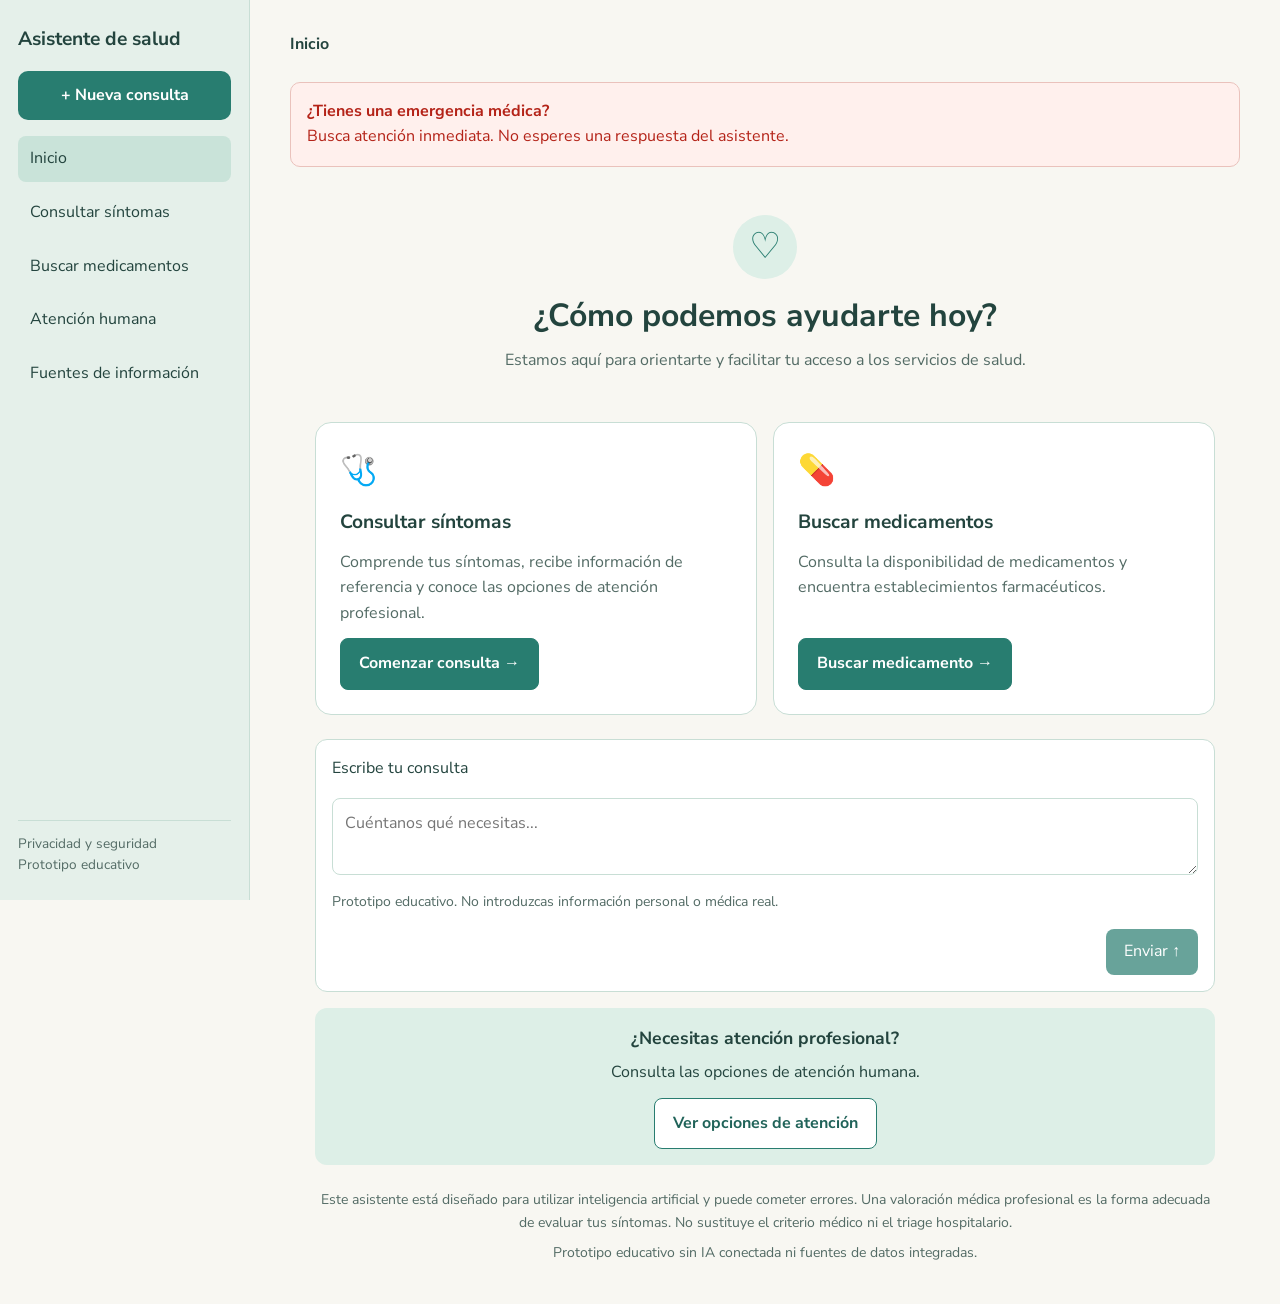
<file: maquetacionAsistenteIA/index.html>
<!DOCTYPE html>
<html lang="es">

<head>
    <meta charset="UTF-8">
    <meta name="viewport" content="width=device-width, initial-scale=1.0">

    <title>Asistente de salud | Inicio</title>

    <link rel="preconnect" href="https://fonts.googleapis.com">
    <link rel="preconnect" href="https://fonts.gstatic.com" crossorigin>
    <link href="https://fonts.googleapis.com/css2?family=Nunito+Sans:wght@400;600;700&display=swap" rel="stylesheet">

    <link rel="stylesheet" href="css/styles.css">
</head>

<body>

    <!-- BARRA LATERAL -->

    <aside class="sidebar">

        <header class="sidebar-header">
            <h2>Asistente de salud</h2>
        </header>

        <a href="index.html" class="new-chat">
            + Nueva consulta
        </a>

        <nav class="navigation" aria-label="Navegación principal">
            <ul>
                <li>
                    <a href="index.html" class="active" aria-current="page">
                        Inicio
                    </a>
                </li>

                <li>
                    <a href="sintomas.html">
                        Consultar síntomas
                    </a>
                </li>

                <li>
                    <a href="medicamentos.html">Buscar medicamentos</a>
                </li>

                <li>
                    <a href="sintomas.html#atencion-humana">
                        Atención humana
                    </a>
                </li>

                <li>
                    <a href="sintomas.html#fuentes">
                        Fuentes de información
                    </a>
                </li>
            </ul>
        </nav>

        <footer class="sidebar-footer">
            <p>Privacidad y seguridad</p>
            <p>Prototipo educativo</p>
        </footer>

    </aside>


    <!-- CONTENIDO PRINCIPAL -->

    <main class="main-content">

        <header class="main-header">
            <p>Inicio</p>
        </header>


        <!-- AVISO DE EMERGENCIA -->

        <section class="emergency-alert" aria-label="Aviso de emergencia">

            <strong>¿Tienes una emergencia médica?</strong>

            <p>
                Busca atención inmediata.
                No esperes una respuesta del asistente.
            </p>

        </section>


        <!-- BIENVENIDA -->

        <section class="welcome">

            <span class="welcome-icon" aria-hidden="true">♡</span>

            <h1>¿Cómo podemos ayudarte hoy?</h1>

            <p>
                Estamos aquí para orientarte y facilitar
                tu acceso a los servicios de salud.
            </p>

        </section>


        <!-- SERVICIOS PRINCIPALES -->

        <section class="services" aria-label="Servicios disponibles">

            <article class="service-card" id="sintomas">

                <span class="service-icon" aria-hidden="true">🩺</span>

                <h2>Consultar síntomas</h2>

                <p>
                    Comprende tus síntomas, recibe información
                    de referencia y conoce las opciones
                    de atención profesional.
                </p>

                <a href="sintomas.html" class="btn-primary">
                    Comenzar consulta →
                </a>

            </article>


            <article class="service-card" id="medicamentos">

                <span class="service-icon" aria-hidden="true">💊</span>

                <h2>Buscar medicamentos</h2>

                <p>
                    Consulta la disponibilidad de medicamentos
                    y encuentra establecimientos farmacéuticos.
                </p>

                <a href="medicamentos.html" class="btn-primary">
                    Buscar medicamento →
                </a>

            </article>

        </section>


        <!-- ÁREA DE INTERACCIÓN -->

        <section class="interaction" aria-label="Conversación">

            <form class="chat-form">

                <label for="message">
                    Escribe tu consulta
                </label>

                <textarea id="message" name="message" placeholder="Cuéntanos qué necesitas..." rows="2"></textarea>

                <p class="helper-text">
                    Prototipo educativo. No introduzcas
                    información personal o médica real.
                </p>

                <div class="chat-actions">

                    <button type="button" disabled>
                        Enviar ↑
                    </button>

                </div>

            </form>


            <!-- CONTROL HUMANO -->

            <section class="human-support" id="atencion-humana">

                <h2>¿Necesitas atención profesional?</h2>

                <p>
                    Consulta las opciones de atención humana.
                </p>

                <a href="sintomas.html#atencion-humana" class="btn-secondary">
                    Ver opciones de atención
                </a>

            </section>

        </section>


        <!-- PIE DE PÁGINA -->

        <footer class="main-footer">

            <p class="ai-disclaimer">
                Este asistente está diseñado para utilizar
                inteligencia artificial y puede cometer errores.
                Una valoración médica profesional es la forma
                adecuada de evaluar tus síntomas.
                No sustituye el criterio médico ni el triage hospitalario.
            </p>

            <p>
                Prototipo educativo sin IA conectada
                ni fuentes de datos integradas.
            </p>

        </footer>

    </main>

</body>

</html>
</file>
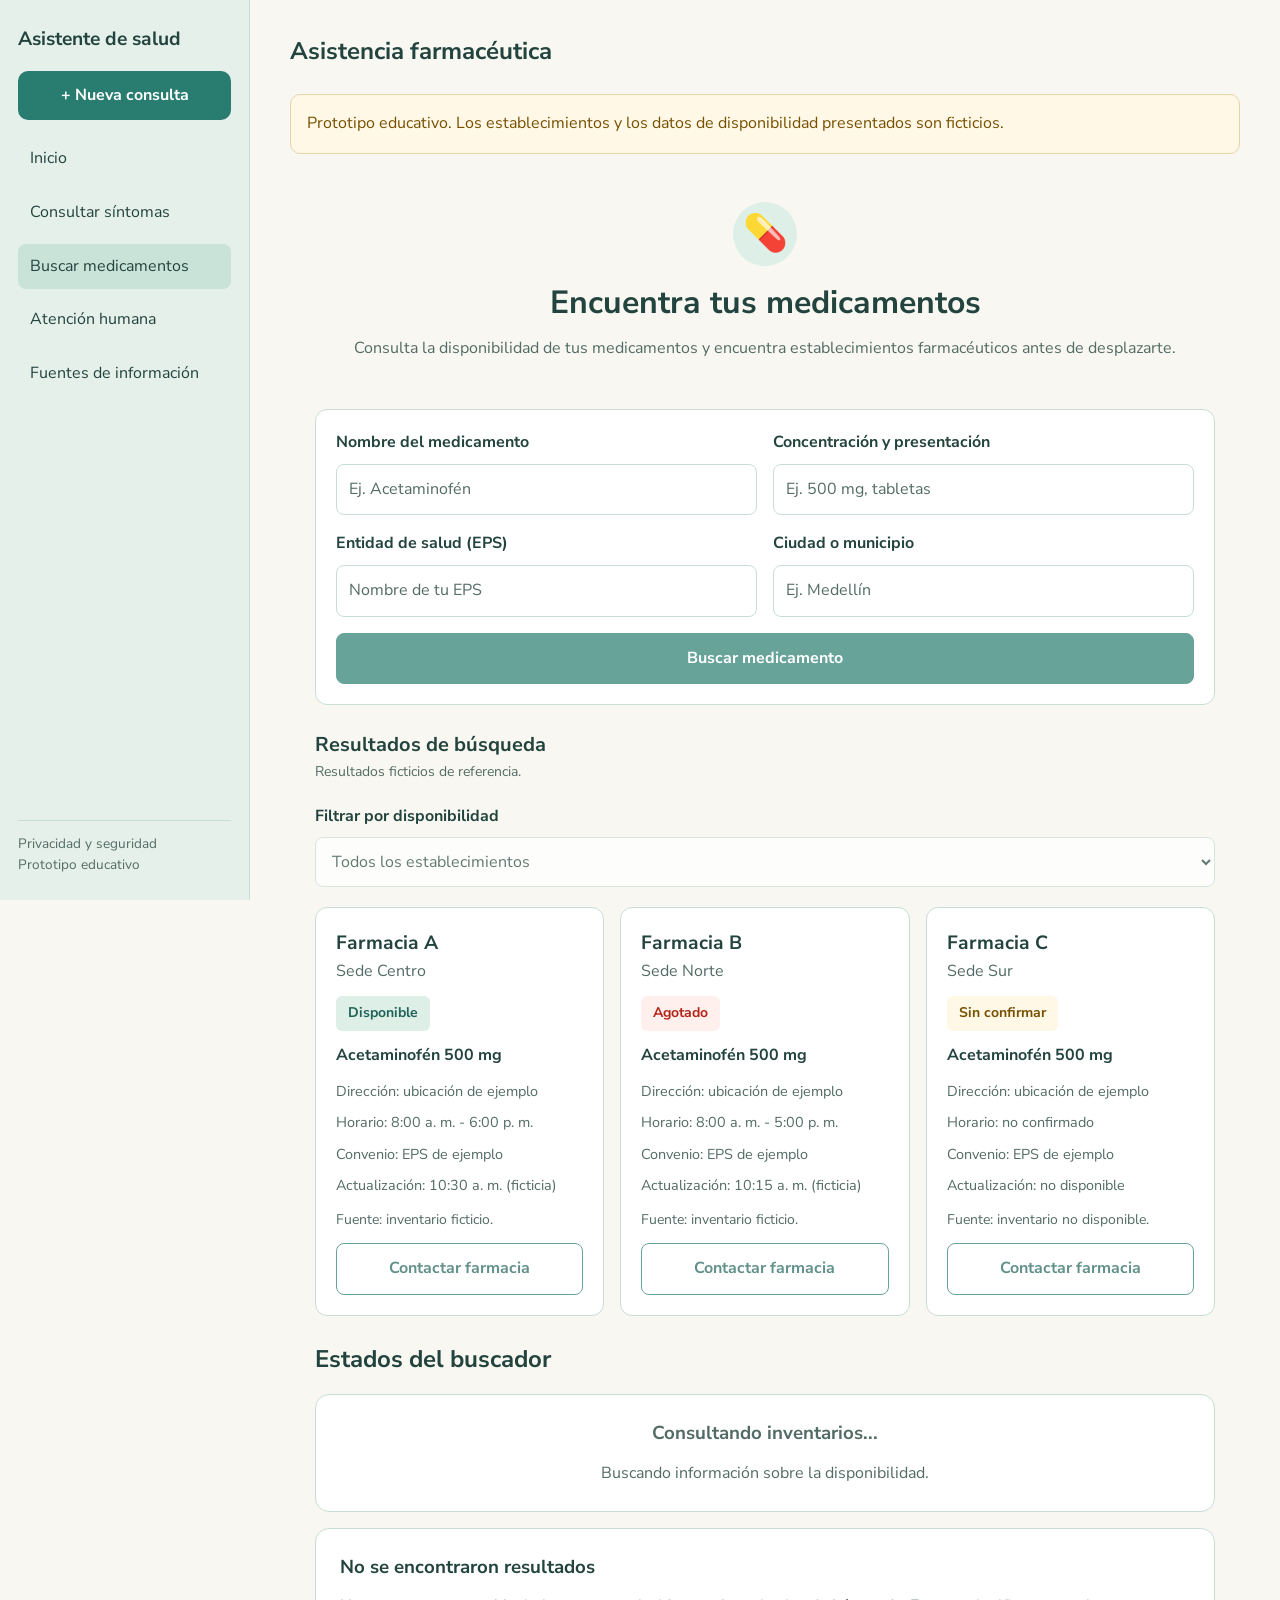
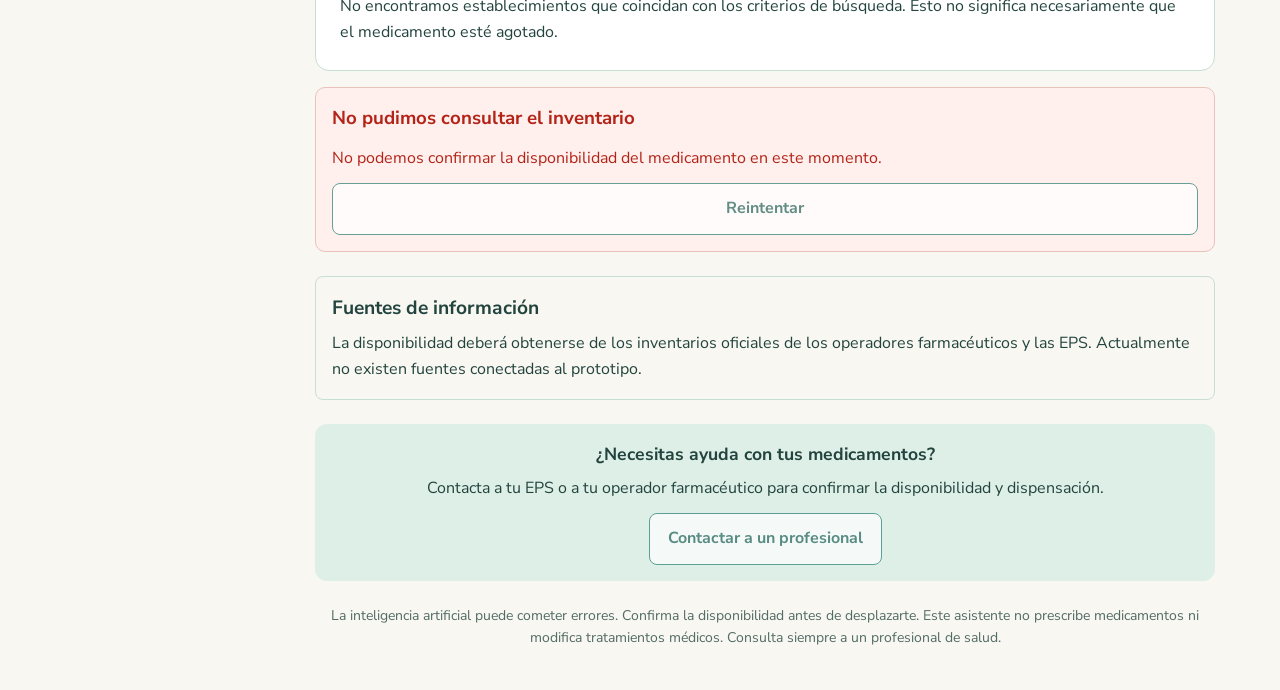
<file: maquetacionAsistenteIA/medicamentos.html>
<!DOCTYPE html>
<html lang="es">

<head>
    <meta charset="UTF-8">
    <meta name="viewport" content="width=device-width, initial-scale=1.0">
    <title>Asistencia farmacéutica</title>
    <link rel="preconnect" href="https://fonts.googleapis.com">
    <link rel="preconnect" href="https://fonts.gstatic.com" crossorigin>
    <link href="https://fonts.googleapis.com/css2?family=Nunito+Sans:wght@400;600;700&display=swap" rel="stylesheet">

    <link rel="stylesheet" href="css/styles.css">
</head>

<body>

    <!-- Barra lateral -->
    <aside class="sidebar">
        <header class="sidebar-header">
            <h2>Asistente de salud</h2>
        </header>

        <a href="index.html" class="new-chat">+ Nueva consulta</a>

        <nav class="navigation" aria-label="Navegación principal">
            <ul>
                <li><a href="index.html">Inicio</a></li>
                <li><a href="sintomas.html">Consultar síntomas</a></li>
                <li><a href="medicamentos.html" class="active" aria-current="page">Buscar medicamentos</a></li>
                <li><a href="#atencion-humana">Atención humana</a></li>
                <li><a href="#fuentes">Fuentes de información</a></li>
            </ul>
        </nav>

        <footer class="sidebar-footer">
            <p>Privacidad y seguridad</p>
            <p>Prototipo educativo</p>
        </footer>
    </aside>

    <!-- Contenido principal -->
    <main class="main-content">

        <header class="main-header">
            <h1>Asistencia farmacéutica</h1>
        </header>

        <p class="prototype-notice">
            Prototipo educativo. Los establecimientos y los datos
            de disponibilidad presentados son ficticios.
        </p>

        <!-- Bienvenida -->
        <section class="welcome">
            <span class="welcome-icon" aria-hidden="true">💊</span>
            <h2>Encuentra tus medicamentos</h2>
            <p>
                Consulta la disponibilidad de tus medicamentos
                y encuentra establecimientos farmacéuticos
                antes de desplazarte.
            </p>
        </section>

        <!-- Buscador -->
        <form class="pharmacy-form">

            <div class="form-group">
                <label for="medication">Nombre del medicamento</label>
                <input type="text" id="medication" placeholder="Ej. Acetaminofén">
            </div>

            <div class="form-group">
                <label for="presentation">Concentración y presentación</label>
                <input type="text" id="presentation" placeholder="Ej. 500 mg, tabletas">
            </div>

            <div class="form-group">
                <label for="eps">Entidad de salud (EPS)</label>
                <input type="text" id="eps" placeholder="Nombre de tu EPS">
            </div>

            <div class="form-group">
                <label for="city">Ciudad o municipio</label>
                <input type="text" id="city" placeholder="Ej. Medellín">
            </div>

            <button type="button" class="btn-primary" disabled>
                Buscar medicamento
            </button>

        </form>

        <!-- Resultados -->
        <section class="pharmacy-results">

            <header class="results-header">
                <h2>Resultados de búsqueda</h2>
                <p class="helper-text">Resultados ficticios de referencia.</p>
            </header>

            <!-- Filtros -->
            <div class="form-group">
                <label for="availability">Filtrar por disponibilidad</label>
                <select id="availability" disabled>
                    <option>Todos los establecimientos</option>
                    <option>Disponible</option>
                    <option>Agotado</option>
                    <option>Sin confirmar</option>
                </select>
            </div>

            <!-- Tarjetas de establecimientos -->
            <div class="pharmacy-grid">

                <article class="pharmacy-card">

                    <header>
                        <h3>Farmacia A</h3>
                        <p>Sede Centro</p>
                    </header>

                    <span class="availability available">
                        Disponible
                    </span>

                    <h4>Acetaminofén 500 mg</h4>

                    <ul class="pharmacy-details">
                        <li>Dirección: ubicación de ejemplo</li>
                        <li>Horario: 8:00 a. m. - 6:00 p. m.</li>
                        <li>Convenio: EPS de ejemplo</li>
                        <li>Actualización: 10:30 a. m. (ficticia)</li>
                    </ul>

                    <p class="helper-text">
                        Fuente: inventario ficticio.
                    </p>

                    <button type="button" class="btn-secondary" disabled>
                        Contactar farmacia
                    </button>

                </article>

                <article class="pharmacy-card">

                    <header>
                        <h3>Farmacia B</h3>
                        <p>Sede Norte</p>
                    </header>

                    <span class="availability unavailable">
                        Agotado
                    </span>

                    <h4>Acetaminofén 500 mg</h4>

                    <ul class="pharmacy-details">
                        <li>Dirección: ubicación de ejemplo</li>
                        <li>Horario: 8:00 a. m. - 5:00 p. m.</li>
                        <li>Convenio: EPS de ejemplo</li>
                        <li>Actualización: 10:15 a. m. (ficticia)</li>
                    </ul>

                    <p class="helper-text">
                        Fuente: inventario ficticio.
                    </p>

                    <button type="button" class="btn-secondary" disabled>
                        Contactar farmacia
                    </button>

                </article>

                <article class="pharmacy-card">

                    <header>
                        <h3>Farmacia C</h3>
                        <p>Sede Sur</p>
                    </header>

                    <span class="availability unknown">
                        Sin confirmar
                    </span>

                    <h4>Acetaminofén 500 mg</h4>

                    <ul class="pharmacy-details">
                        <li>Dirección: ubicación de ejemplo</li>
                        <li>Horario: no confirmado</li>
                        <li>Convenio: EPS de ejemplo</li>
                        <li>Actualización: no disponible</li>
                    </ul>

                    <p class="helper-text">
                        Fuente: inventario no disponible.
                    </p>

                    <button type="button" class="btn-secondary" disabled>
                        Contactar farmacia
                    </button>

                </article>

            </div>

        </section>

        <!-- Estados visuales -->
        <section class="conversation" aria-label="Ejemplos de estados">

            <h2>Estados del buscador</h2>

            <article class="assistant-message loading-state">
                <h3>Consultando inventarios...</h3>
                <p>Buscando información sobre la disponibilidad.</p>
            </article>

            <article class="assistant-message">
                <h3>No se encontraron resultados</h3>
                <p>
                    No encontramos establecimientos que coincidan
                    con los criterios de búsqueda. Esto no significa
                    necesariamente que el medicamento esté agotado.
                </p>
            </article>

            <article class="error-message">
                <h3>No pudimos consultar el inventario</h3>
                <p>
                    No podemos confirmar la disponibilidad del
                    medicamento en este momento.
                </p>
                <button type="button" class="btn-secondary" disabled>
                    Reintentar
                </button>
            </article>

        </section>

        <!-- Fuentes -->
        <section class="response-sources" id="fuentes">
            <h2>Fuentes de información</h2>
            <p>
                La disponibilidad deberá obtenerse de los inventarios
                oficiales de los operadores farmacéuticos y las EPS.
                Actualmente no existen fuentes conectadas al prototipo.
            </p>
        </section>

        <!-- Control humano -->
        <section class="human-support" id="atencion-humana">
            <h2>¿Necesitas ayuda con tus medicamentos?</h2>
            <p>
                Contacta a tu EPS o a tu operador farmacéutico
                para confirmar la disponibilidad y dispensación.
            </p>
            <button type="button" class="btn-secondary" disabled>
                Contactar a un profesional
            </button>
        </section>

        <!-- Límites -->
        <footer class="main-footer">
            <p>
                La inteligencia artificial puede cometer errores.
                Confirma la disponibilidad antes de desplazarte.
                Este asistente no prescribe medicamentos ni modifica
                tratamientos médicos.
                Consulta siempre a un profesional de salud.
            </p>
        </footer>

    </main>

</body>

</html>
</file>
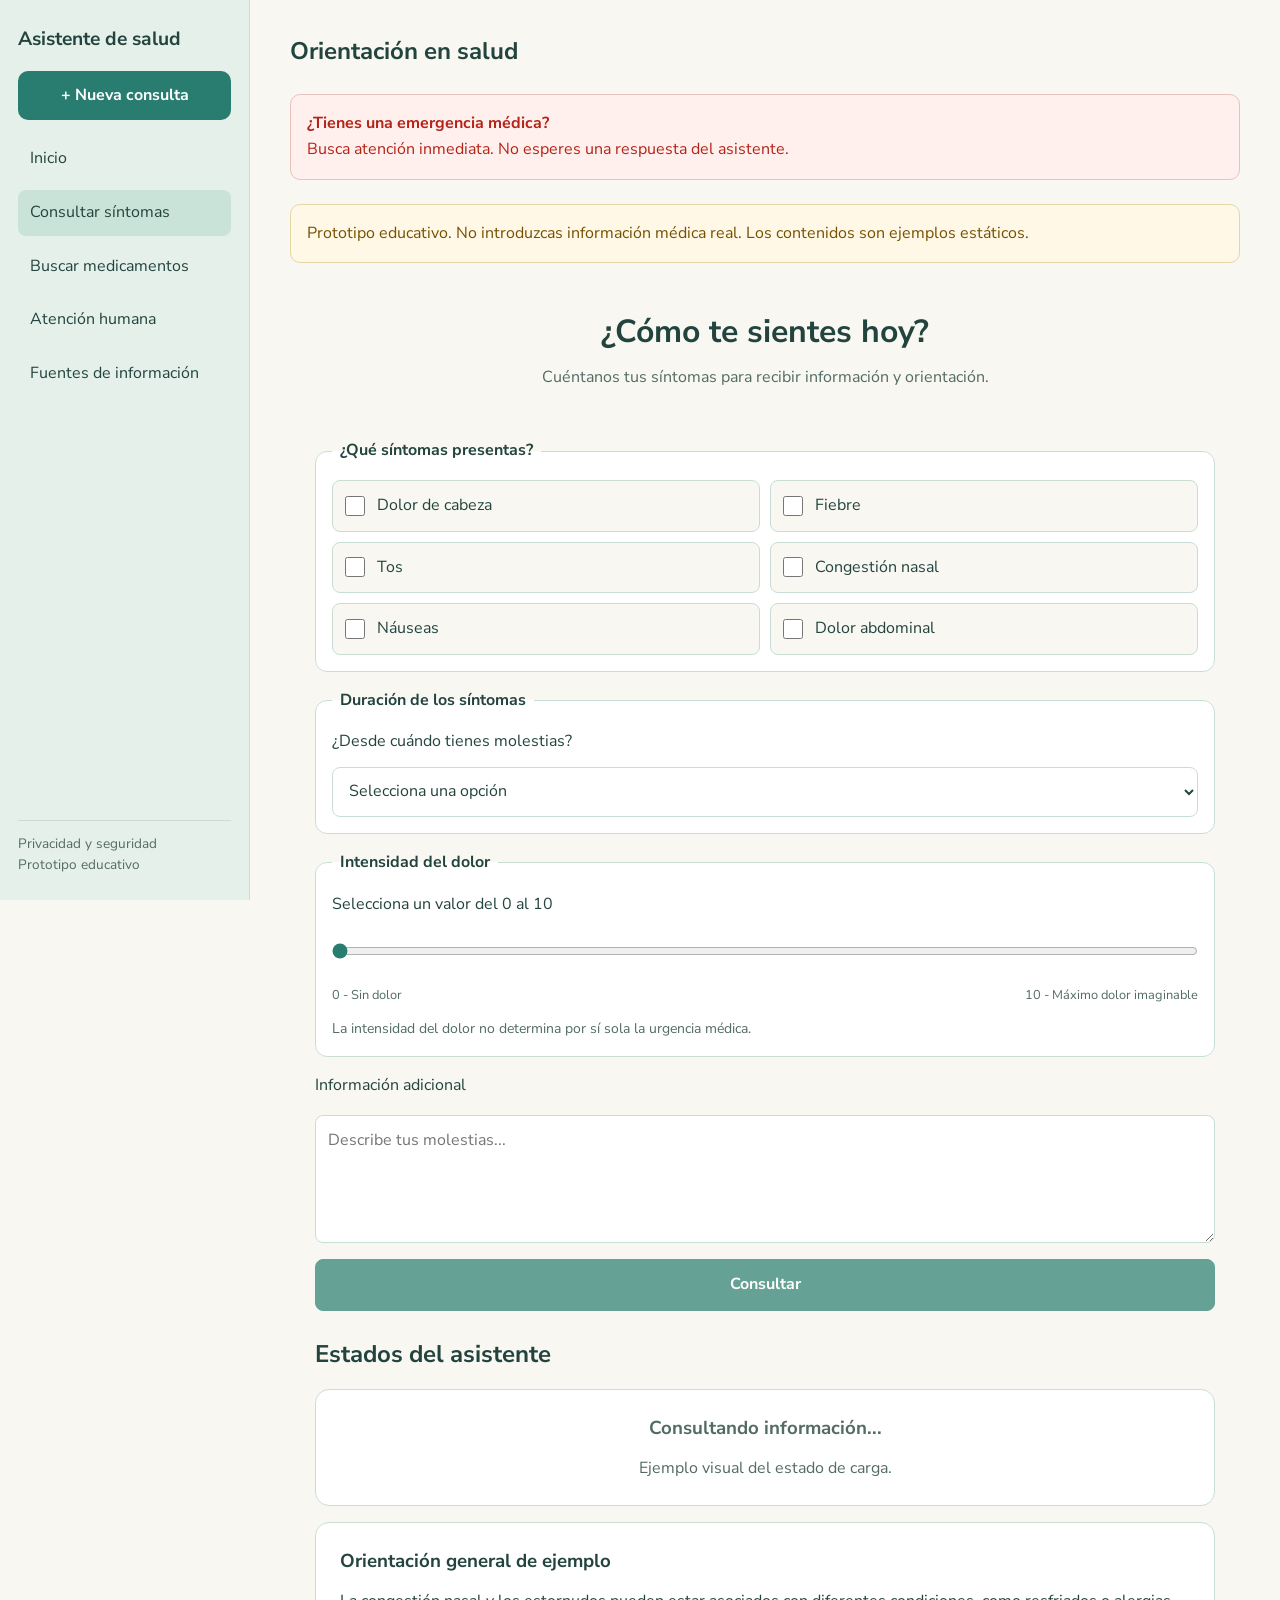
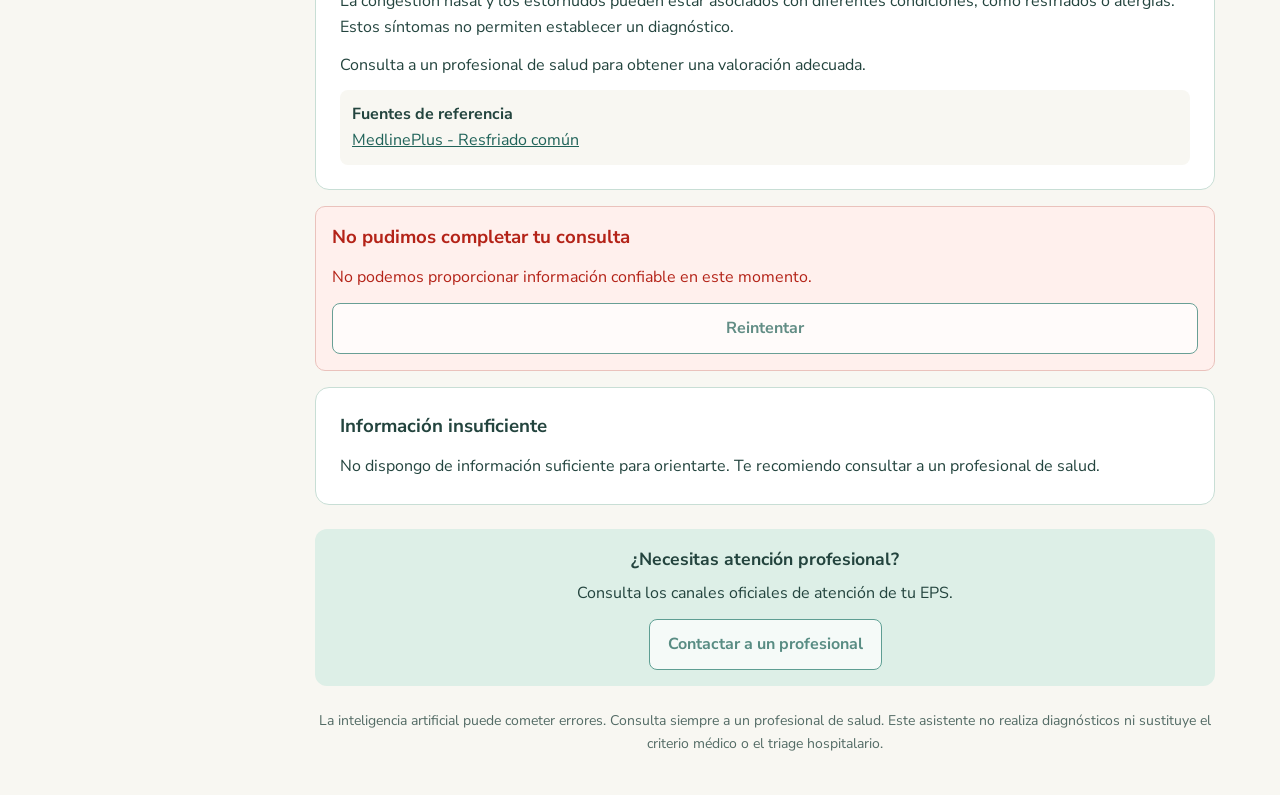
<file: maquetacionAsistenteIA/sintomas.html>
<!DOCTYPE html>
<html lang="es">

<head>
    <meta charset="UTF-8">
    <meta name="viewport" content="width=device-width, initial-scale=1.0">
    <title>Orientación en salud</title>
    <link rel="preconnect" href="https://fonts.googleapis.com">
    <link rel="preconnect" href="https://fonts.gstatic.com" crossorigin>
    <link href="https://fonts.googleapis.com/css2?family=Nunito+Sans:wght@400;600;700&display=swap" rel="stylesheet">

    <link rel="stylesheet" href="css/styles.css">
</head>

<body>

    <!-- Barra lateral -->
    <aside class="sidebar">
        <header class="sidebar-header">
            <h2>Asistente de salud</h2>
        </header>

        <a href="index.html" class="new-chat">+ Nueva consulta</a>

        <nav class="navigation" aria-label="Navegación principal">
            <ul>
                <li><a href="index.html">Inicio</a></li>
                <li><a href="sintomas.html" class="active" aria-current="page">Consultar síntomas</a></li>
                <li><a href="medicamentos.html">Buscar medicamentos</a></li>
                <li><a href="#atencion-humana">Atención humana</a></li>
                <li><a href="#fuentes">Fuentes de información</a></li>
            </ul>
        </nav>

        <footer class="sidebar-footer">
            <p>Privacidad y seguridad</p>
            <p>Prototipo educativo</p>
        </footer>
    </aside>

    <!-- Contenido principal -->
    <main class="main-content">

        <header class="main-header">
            <h1>Orientación en salud</h1>
        </header>

        <!-- Aviso de emergencia -->
        <section class="emergency-alert">
            <strong>¿Tienes una emergencia médica?</strong>
            <p>Busca atención inmediata. No esperes una respuesta del asistente.</p>
        </section>

        <p class="prototype-notice">
            Prototipo educativo. No introduzcas información médica real.
            Los contenidos son ejemplos estáticos.
        </p>

        <!-- Estado vacío -->
        <section class="welcome">
            <h2>¿Cómo te sientes hoy?</h2>
            <p>Cuéntanos tus síntomas para recibir información y orientación.</p>
        </section>

        <!-- Formulario de consulta -->
        <form class="symptoms-form">

            <fieldset>
                <legend>¿Qué síntomas presentas?</legend>

                <div class="symptom-options">
                    <label class="symptom-option"><input type="checkbox"> Dolor de cabeza</label>
                    <label class="symptom-option"><input type="checkbox"> Fiebre</label>
                    <label class="symptom-option"><input type="checkbox"> Tos</label>
                    <label class="symptom-option"><input type="checkbox"> Congestión nasal</label>
                    <label class="symptom-option"><input type="checkbox"> Náuseas</label>
                    <label class="symptom-option"><input type="checkbox"> Dolor abdominal</label>
                </div>
            </fieldset>

            <fieldset>
                <legend>Duración de los síntomas</legend>
                <label for="duration">¿Desde cuándo tienes molestias?</label>
                <select id="duration" name="duration">
                    <option value="">Selecciona una opción</option>
                    <option>Hace unas horas</option>
                    <option>Desde ayer</option>
                    <option>Hace varios días</option>
                    <option>Hace más de una semana</option>
                    <option>No estoy seguro</option>
                </select>
            </fieldset>

            <fieldset>
                <legend>Intensidad del dolor</legend>
                <label for="pain">Selecciona un valor del 0 al 10</label>
                <input type="range" id="pain" name="pain" min="0" max="10" value="0">

                <div class="pain-labels">
                    <span>0 - Sin dolor</span>
                    <span>10 - Máximo dolor imaginable</span>
                </div>

                <p class="helper-text">
                    La intensidad del dolor no determina por sí sola la urgencia médica.
                </p>
            </fieldset>

            <label for="description">Información adicional</label>
            <textarea id="description" rows="4" placeholder="Describe tus molestias..."></textarea>

            <button type="button" class="btn-primary" disabled>
                Consultar
            </button>
        </form>

        <!-- Estados visuales de referencia -->
        <section class="conversation" aria-label="Ejemplos de estados">

            <h2>Estados del asistente</h2>

            <!-- Estado de carga -->
            <article class="assistant-message loading-state">
                <h3>Consultando información...</h3>
                <p>Ejemplo visual del estado de carga.</p>
            </article>

            <!-- Estado de respuesta -->
            <article class="assistant-message">
                <h3>Orientación general de ejemplo</h3>

                <p>
                    La congestión nasal y los estornudos pueden estar
                    asociados con diferentes condiciones, como resfriados
                    o alergias. Estos síntomas no permiten establecer
                    un diagnóstico.
                </p>

                <p>
                    Consulta a un profesional de salud para obtener
                    una valoración adecuada.
                </p>

                <section class="response-sources" id="fuentes">
                    <h4>Fuentes de referencia</h4>
                    <a href="https://medlineplus.gov/spanish/commoncold.html">
                        MedlinePlus - Resfriado común
                    </a>
                </section>
            </article>

            <!-- Estado de error -->
            <article class="error-message">
                <h3>No pudimos completar tu consulta</h3>
                <p>No podemos proporcionar información confiable en este momento.</p>
                <button type="button" class="btn-secondary" disabled>Reintentar</button>
            </article>

            <!-- Estado de incertidumbre -->
            <article class="assistant-message">
                <h3>Información insuficiente</h3>
                <p>
                    No dispongo de información suficiente para orientarte.
                    Te recomiendo consultar a un profesional de salud.
                </p>
            </article>

        </section>

        <!-- Control humano -->
        <section class="human-support" id="atencion-humana">
            <h2>¿Necesitas atención profesional?</h2>
            <p>Consulta los canales oficiales de atención de tu EPS.</p>
            <button type="button" class="btn-secondary" disabled>
                Contactar a un profesional
            </button>
        </section>

        <!-- Aviso de límites -->
        <footer class="main-footer">
            <p>
                La inteligencia artificial puede cometer errores.
                Consulta siempre a un profesional de salud.
                Este asistente no realiza diagnósticos ni sustituye
                el criterio médico o el triage hospitalario.
            </p>
        </footer>

    </main>

</body>

</html>
</file>
<file: maquetacionAsistenteIA/css/styles.css>
/* VARIABLES */

:root {
    --primary: #287D70;
    --primary-dark: #206359;
    --mint: #DDEFE7;
    --background: #F8F7F2;
    --white: #FFFFFF;
    --sidebar: #E5F0EA;
    --text: #23443E;
    --text-secondary: #536B65;
    --border: #C8DED5;
    --danger: #B42318;
    --danger-background: #FFF0ED;
}

/* ESTILOS GENERALES */

* {
    box-sizing: border-box;
    margin: 0;
    padding: 0;
}

body {
    font-family: "Nunito Sans", Arial, sans-serif;
    background: var(--background);
    color: var(--text);
    line-height: 1.6;
    display: flex;
    flex-direction: column;
    min-height: 100vh;
    min-height: 100dvh;
}

a {
    color: inherit;
    text-decoration: none;
}

button,
input,
textarea,
select {
    font: inherit;
}

button {
    cursor: pointer;
}

button:disabled {
    cursor: not-allowed;
    opacity: 0.7;
}

:focus-visible {
    outline: 3px solid var(--primary);
    outline-offset: 3px;
}

/* BARRA LATERAL */

.sidebar {
    background: var(--sidebar);
    border-bottom: 1px solid var(--border);
    padding: 16px;
    display: flex;
    flex-direction: column;
    gap: 16px;
}

.sidebar-header h2 {
    font-size: 1.2rem;
}

.new-chat {
    background: var(--primary);
    color: var(--white);
    padding: 12px;
    border-radius: 10px;
    text-align: center;
    font-weight: bold;
}

.navigation ul {
    list-style: none;
    display: flex;
    flex-wrap: wrap;
    gap: 8px;
}

.navigation a {
    display: block;
    min-height: 44px;
    padding: 10px 12px;
    border-radius: 8px;
}

.navigation a:hover,
.navigation a.active {
    background: #C9E3D9;
}

.sidebar-footer {
    color: var(--text-secondary);
    font-size: 0.85rem;
    border-top: 1px solid var(--border);
    padding-top: 12px;
}

/* CONTENIDO PRINCIPAL */

.main-content {
    flex: 1;
    min-width: 0;
    padding: 16px;
    display: flex;
    flex-direction: column;
    gap: 24px;
}

.main-header {
    font-weight: bold;
}

.main-header h1 {
    font-size: 1.5rem;
}

/* AVISOS */

.emergency-alert,
.error-message {
    background: var(--danger-background);
    color: var(--danger);
    border: 1px solid #EAC2BC;
    padding: 16px;
    border-radius: 10px;
}

.prototype-notice {
    background: #FFF8E6;
    color: #765000;
    border: 1px solid #E5D5A7;
    padding: 16px;
    border-radius: 10px;
}

.helper-text {
    font-size: 0.875rem;
    color: var(--text-secondary);
}

/* BIENVENIDA */

.welcome {
    text-align: center;
    padding: 24px 0;
}

.welcome-icon {
    display: grid;
    place-items: center;
    width: 64px;
    height: 64px;
    background: var(--mint);
    color: var(--primary);
    border-radius: 50%;
    font-size: 36px;
    margin: 0 auto 16px;
}

.welcome h1,
.welcome h2 {
    font-size: 1.5rem;
    margin-bottom: 12px;
    line-height: 1.3;
}

.welcome p {
    color: var(--text-secondary);
}

/* TARJETAS DE SERVICIOS */

.services {
    display: grid;
    grid-template-columns: 1fr;
    gap: 16px;
}

.service-card {
    background: var(--white);
    border: 1px solid var(--border);
    border-radius: 16px;
    padding: 20px;
    display: flex;
    flex-direction: column;
    gap: 12px;
}

.service-icon {
    font-size: 30px;
}

.service-card h2 {
    font-size: 1.2rem;
}

.service-card p {
    color: var(--text-secondary);
}

.service-card button {
    background: none;
    border: none;
    color: var(--primary);
    text-align: left;
    font-weight: bold;
    min-height: 44px;
}

.service-card .btn-primary {
    align-self: flex-start;
    margin-top: auto;
}

/* CONTENEDORES REUTILIZABLES */

.services,
.interaction,
.conversation,
.symptoms-form,
.human-support,
.main-footer {
    width: 100%;
    max-width: 900px;
    margin-inline: auto;
}

/* BOTONES */

.btn-primary,
.btn-secondary {
    display: inline-flex;
    align-items: center;
    justify-content: center;
    min-height: 44px;
    padding: 12px 18px;
    border-radius: 8px;
    font-weight: bold;
    text-align: center;
}

.btn-primary {
    background: var(--primary);
    color: var(--white);
    border: 1px solid var(--primary);
}

.btn-primary:hover:not(:disabled) {
    background: var(--primary-dark);
}

.btn-secondary {
    background: var(--white);
    color: var(--primary-dark);
    border: 1px solid var(--primary);
}

.btn-secondary:hover:not(:disabled) {
    background: var(--mint);
}

/* FORMULARIOS */

.interaction,
.chat-form,
.symptoms-form {
    display: flex;
    flex-direction: column;
    gap: 16px;
}

.chat-form,
.symptoms-form fieldset {
    background: var(--white);
    border: 1px solid var(--border);
    border-radius: 12px;
    padding: 16px;
}

fieldset {
    min-width: 0;
    display: flex;
    flex-direction: column;
    gap: 12px;
}

legend {
    padding: 0 8px;
    font-weight: bold;
}

textarea,
select {
    width: 100%;
    padding: 12px;
    border: 1px solid var(--border);
    border-radius: 8px;
    background: var(--white);
    color: var(--text);
    min-height: 44px;
}

textarea {
    resize: vertical;
}

.chat-actions {
    display: flex;
    justify-content: flex-end;
}

.chat-actions button {
    background: var(--primary);
    color: var(--white);
    border: none;
    border-radius: 8px;
    min-height: 44px;
    padding: 10px 18px;
}

/* FORMULARIO DE SÍNTOMAS */

.symptom-options {
    display: grid;
    grid-template-columns: 1fr;
    gap: 10px;
}

.symptom-option {
    display: flex;
    align-items: center;
    gap: 12px;
    padding: 12px;
    min-height: 48px;
    background: var(--background);
    border: 1px solid var(--border);
    border-radius: 8px;
    cursor: pointer;
}

input[type="checkbox"] {
    width: 20px;
    height: 20px;
    accent-color: var(--primary);
}

input[type="range"] {
    width: 100%;
    min-height: 44px;
    accent-color: var(--primary);
}

.pain-labels {
    display: flex;
    justify-content: space-between;
    gap: 16px;
    font-size: 0.8rem;
    color: var(--text-secondary);
}

/* CONVERSACIÓN Y ESTADOS */

.conversation {
    display: flex;
    flex-direction: column;
    gap: 16px;
}

.assistant-message {
    background: var(--white);
    border: 1px solid var(--border);
    border-radius: 14px;
    padding: 18px;
}

.assistant-message,
.error-message {
    display: flex;
    flex-direction: column;
    gap: 12px;
}

.loading-state {
    text-align: center;
    color: var(--text-secondary);
}

.response-sources {
    background: var(--background);
    padding: 12px;
    border-radius: 8px;
}

.response-sources a {
    color: var(--primary-dark);
    text-decoration: underline;
    overflow-wrap: anywhere;
}

/* CONTROL HUMANO */

.human-support {
    text-align: center;
    background: var(--mint);
    border-radius: 12px;
    padding: 16px;
}

.human-support h2 {
    font-size: 1.1rem;
    margin-bottom: 8px;
}

.human-support .btn-secondary {
    margin-top: 12px;
}

/* PIE DE PÁGINA */

.main-footer {
    text-align: center;
    color: var(--text-secondary);
    font-size: 0.875rem;
}

.main-footer p {
    margin-bottom: 8px;
}

/* TABLETS */

@media (min-width: 768px) {
    .main-content {
        padding: 24px 32px;
    }

    .services,
    .symptom-options {
        grid-template-columns: repeat(2, minmax(0, 1fr));
    }

    .welcome h1,
    .welcome h2 {
        font-size: 1.875rem;
    }
}

/* COMPUTADORES */

@media (min-width: 1024px) {
    body {
        flex-direction: row;
    }

    .sidebar {
        width: 250px;
        flex-shrink: 0;
        position: sticky;
        top: 0;
        height: 100vh;
        height: 100dvh;
        overflow-y: auto;
        border-right: 1px solid var(--border);
        border-bottom: none;
        padding: 24px 18px;
    }

    .navigation ul {
        flex-direction: column;
    }

    .sidebar-footer {
        margin-top: auto;
    }

    .main-content {
        padding: 32px 40px;
    }

    .welcome h1,
    .welcome h2 {
        font-size: 2rem;
    }

    .service-card,
    .assistant-message {
        padding: 24px;
    }
}

/* PANTALLAS GRANDES */

@media (min-width: 1440px) {
    .sidebar {
        width: 280px;
    }

    .main-content {
        padding: 32px 64px;
    }
}


/* ========================================
   MÓDULO FARMACÉUTICO - MOBILE FIRST
======================================== */

/* Formulario de búsqueda */

.pharmacy-form {
    width: 100%;
    max-width: 900px;
    margin-inline: auto;

    display: grid;
    grid-template-columns: 1fr;
    gap: 16px;

    background: var(--white);
    border: 1px solid var(--border);
    border-radius: 12px;
    padding: 20px;
}

.form-group {
    display: flex;
    flex-direction: column;
    gap: 8px;
}

.form-group label {
    font-weight: bold;
}

.form-group input,
.form-group select {
    width: 100%;
    min-height: 44px;
    padding: 12px;

    background: var(--white);
    color: var(--text);

    border: 1px solid var(--border);
    border-radius: 8px;
}

.form-group input::placeholder {
    color: var(--text-secondary);
}

/* Resultados */

.pharmacy-results {
    width: 100%;
    max-width: 900px;
    margin-inline: auto;

    display: flex;
    flex-direction: column;
    gap: 20px;
}

.results-header h2 {
    font-size: 1.25rem;
}

.pharmacy-grid {
    display: grid;
    grid-template-columns: 1fr;
    gap: 16px;
}

/* Tarjetas de farmacias */

.pharmacy-card {
    display: flex;
    flex-direction: column;
    gap: 12px;

    min-width: 0;
    padding: 20px;

    background: var(--white);
    border: 1px solid var(--border);
    border-radius: 12px;
}

.pharmacy-card h3 {
    font-size: 1.2rem;
}

.pharmacy-card header p {
    color: var(--text-secondary);
}

.pharmacy-details {
    list-style: none;
    display: flex;
    flex-direction: column;
    gap: 8px;

    font-size: 0.9rem;
    color: var(--text-secondary);
}

.pharmacy-card .btn-secondary {
    margin-top: auto;
}

/* Estados de disponibilidad */

.availability {
    align-self: flex-start;
    padding: 6px 12px;
    border-radius: 6px;
    font-size: 0.875rem;
    font-weight: bold;
}

.available {
    background: var(--mint);
    color: var(--primary-dark);
}

.unavailable {
    background: var(--danger-background);
    color: var(--danger);
}

.unknown {
    background: #FFF8E6;
    color: #765000;
}

/* Fuentes de información */

.main-content > .response-sources {
    width: 100%;
    max-width: 900px;
    margin-inline: auto;
    border: 1px solid var(--border);
    padding: 16px;
}

.response-sources h2 {
    font-size: 1.2rem;
    margin-bottom: 8px;
}

/* TABLETS */

@media (min-width: 768px) {

    .pharmacy-form,
    .pharmacy-grid {
        grid-template-columns: repeat(2, minmax(0, 1fr));
    }

    .pharmacy-form > .btn-primary {
        grid-column: 1 / -1;
    }

}

/* COMPUTADORES */

@media (min-width: 1200px) {

    .pharmacy-grid {
        grid-template-columns: repeat(3, minmax(0, 1fr));
    }

}
</file>
